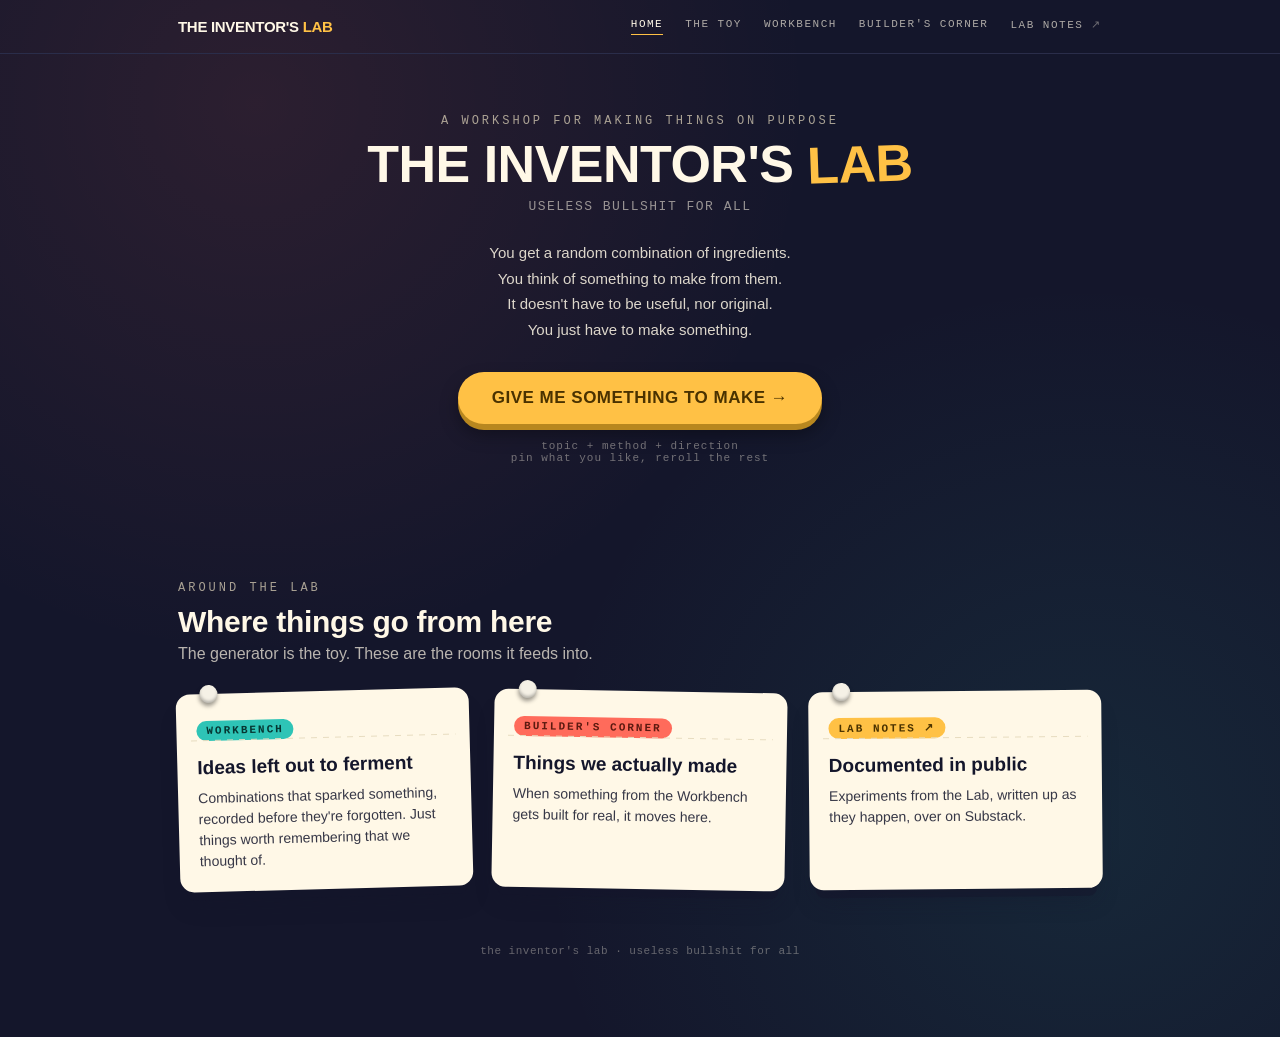
<file: index.html>
<!DOCTYPE html>
<html lang="en">
<head>
<meta charset="UTF-8">
<meta name="viewport" content="width=device-width, initial-scale=1.0">
<title>The Inventor's Lab — Useless Bullshit for All</title>
<meta name="description" content="A playful creative laboratory. Get a random combination of ingredients. Make something from them.">
<link rel="stylesheet" href="assets/css/site.css">
<link rel="icon" type="image/png" href="images/favicon.png">
</head>
<body>

<nav class="labnav">
  <div class="labnav-inner">
    <a class="labnav-mark" href="index.html">THE INVENTOR'S <span>LAB</span></a>
    <div class="labnav-links">
      <a href="index.html" class="current">Home</a>
      <a href="https://inventors-lab.vercel.app/generator.html">The Toy</a>
      <a href="workbench.html">Workbench</a>
      <a href="builders-corner.html">Builder's Corner</a>
      <a href="https://inventorslab.substack.com/" class="ext" target="_blank" rel="noopener">Lab Notes</a>
    </div>
  </div>
</nav>

<div class="wrap">

  <section class="hero">
    <p class="eyebrow">a workshop for making things on purpose</p>
    <h1 class="lab-title">THE INVENTOR'S <span>LAB</span></h1>
    <p class="tagline">Useless Bullshit for All</p>

    <p class="hero-copy">
      You get a random combination of ingredients.<br>
      You think of something to make from them.<br>
      It doesn't have to be useful, nor original.<br>
      You just have to make something.
    </p>

    <div class="hero-actions">
      <a class="btn-primary" href="generator.html">Give Me Something To Make →</a>
      <p class="hero-note">topic + method + direction <br> pin what you like, reroll the rest</p>
    </div>
  </section>

  <section>
    <p class="eyebrow">around the lab</p>
    <h2 class="section-title">Where things go from here</h2>
    <p class="section-sub">The generator is the toy. These are the rooms it feeds into.</p>

    <div class="board">
      <a class="ticket" href="workbench.html">
        <div class="pin"></div>
        <span class="ticket-label method">Workbench</span>
        <h3 class="ticket-title">Ideas left out to ferment</h3>
        <p class="ticket-body">Combinations that sparked something, recorded before they're forgotten. Just things worth remembering that we thought of.</p>
      </a>

      <a class="ticket" href="builders-corner.html">
        <div class="pin"></div>
        <span class="ticket-label topic">Builder's Corner</span>
        <h3 class="ticket-title">Things we actually made</h3>
        <p class="ticket-body">When something from the Workbench gets built for real, it moves here.</p>
      </a>

      <a class="ticket" href="https://inventorslab.substack.com/" target="_blank" rel="noopener">
        <div class="pin"></div>
        <span class="ticket-label direction">Lab Notes ↗</span>
        <h3 class="ticket-title">Documented in public</h3>
        <p class="ticket-body">Experiments from the Lab, written up as they happen, over on Substack.</p>
      </a>
    </div>
  </section>

  <footer class="labfoot">the inventor's lab &middot; useless bullshit for all</footer>

</div>

</body>
</html>
</file>
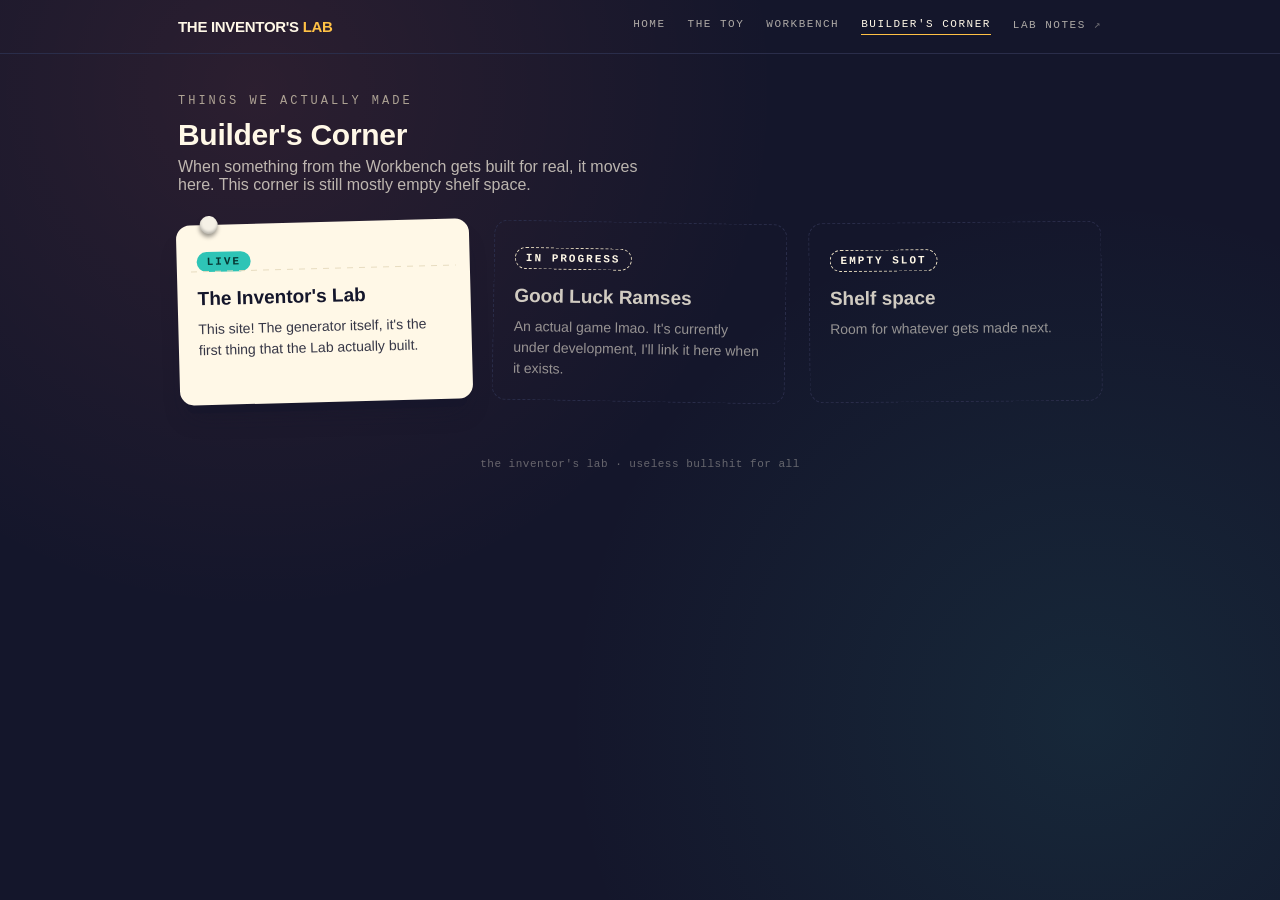
<file: builders-corner.html>
<!DOCTYPE html>
<html lang="en">
<head>
<meta charset="UTF-8">
<meta name="viewport" content="width=device-width, initial-scale=1.0">
<title>Builder's Corner — The Inventor's Lab</title>
<link rel="stylesheet" href="assets/css/site.css">
<link rel="icon" type="image/png" href="images/favicon.png">
</head>
<body>

<nav class="labnav">
  <div class="labnav-inner">
    <a class="labnav-mark" href="index.html">THE INVENTOR'S <span>LAB</span></a>
    <div class="labnav-links">
      <a href="index.html">Home</a>
      <a href="https://inventors-lab.vercel.app/generator.html">The Toy</a>
      <a href="workbench.html">Workbench</a>
      <a href="builders-corner.html" class="current">Builder's Corner</a>
      <a href="https://inventorslab.substack.com/" class="ext" target="_blank" rel="noopener">Lab Notes</a>
    </div>
  </div>
</nav>

<div class="wrap">

  <section>
    <p class="eyebrow">things we actually made</p>
    <h2 class="section-title">Builder's Corner</h2>
    <p class="section-sub">When something from the Workbench gets built for real, it moves here. This corner is still mostly empty shelf space.</p>

    <div class="board">
      <div class="ticket">
        <div class="pin"></div>
        <span class="ticket-label method">Live</span>
        <h3 class="ticket-title">The Inventor's Lab</h3>
        <p class="ticket-body">This site! The generator itself, it's the first thing that the Lab actually built.</p>
      </div>

      <div class="ticket placeholder">
        <span class="ticket-label" style="background:transparent;border:1px dashed var(--paper-line);color:var(--paper);">In progress</span>
        <h3 class="ticket-title">Good Luck Ramses</h3>
        <p class="ticket-body">An actual game lmao. It's currently under development, I'll link it here when it exists.</p>
      </div>

      <div class="ticket placeholder">
        <span class="ticket-label" style="background:transparent;border:1px dashed var(--paper-line);color:var(--paper);">Empty slot</span>
        <h3 class="ticket-title">Shelf space</h3>
        <p class="ticket-body">Room for whatever gets made next.</p>
      </div>
    </div>
  </section>

  <footer class="labfoot">the inventor's lab &middot; useless bullshit for all</footer>

</div>

</body>
</html>
</file>
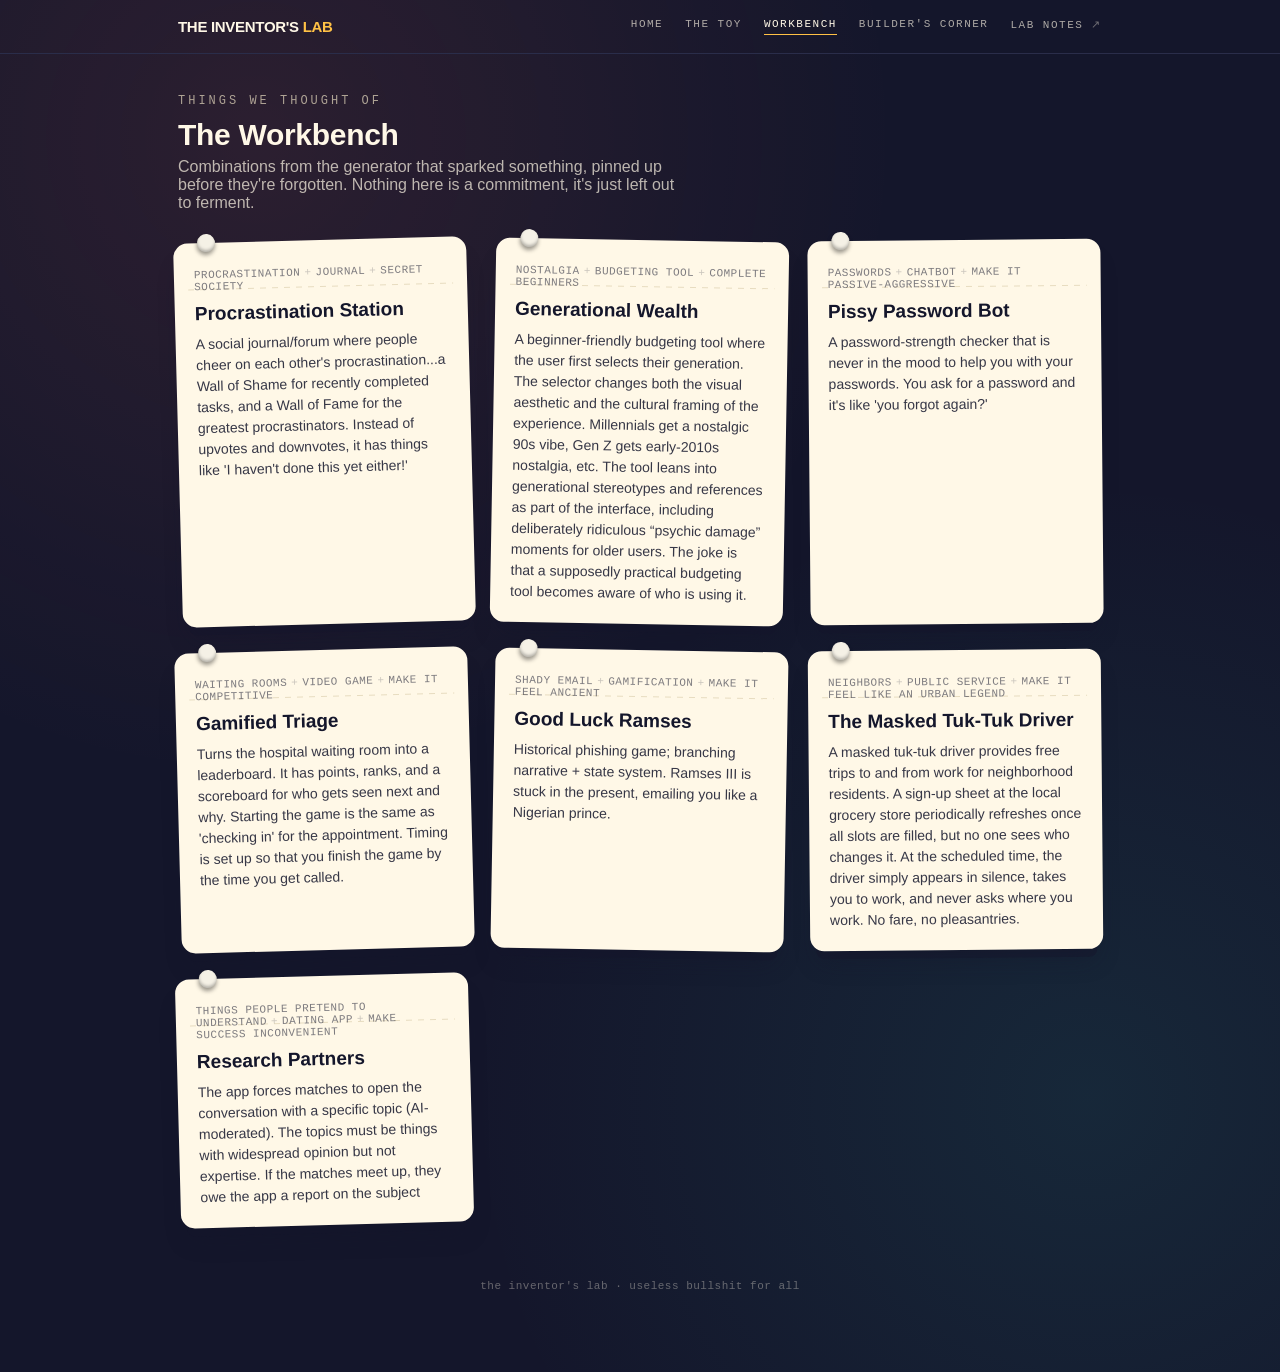
<file: workbench.html>
<!DOCTYPE html>
<html lang="en">
<head>
<meta charset="UTF-8">
<meta name="viewport" content="width=device-width, initial-scale=1.0">
<title>Workbench — The Inventor's Lab</title>
<link rel="stylesheet" href="assets/css/site.css">
<link rel="icon" type="image/png" href="images/favicon.png">
</head>
<body>

<nav class="labnav">
  <div class="labnav-inner">
    <a class="labnav-mark" href="index.html">THE INVENTOR'S <span>LAB</span></a>
    <div class="labnav-links">
      <a href="index.html">Home</a>
      <a href="https://inventors-lab.vercel.app/generator.html">The Toy</a>
      <a href="workbench.html" class="current">Workbench</a>
      <a href="builders-corner.html">Builder's Corner</a>
      <a href="https://inventorslab.substack.com/" class="ext" target="_blank" rel="noopener">Lab Notes</a>
    </div>
  </div>
</nav>

<div class="wrap">

  <section>
    <p class="eyebrow">things we thought of</p>
    <h2 class="section-title">The Workbench</h2>
    <p class="section-sub">Combinations from the generator that sparked something, pinned up before they're forgotten. Nothing here is a commitment, it's just left out to ferment.</p>

    <div class="board" id="workbench-board"><!-- filled by JS --></div>
  </section>

  <footer class="labfoot">the inventor's lab &middot; useless bullshit for all</footer>

</div>

<script src="assets/data/workbench.js"></script>
<script>
(function(){
  const board = document.getElementById('workbench-board');
  if (!WORKBENCH || WORKBENCH.length === 0){
    board.innerHTML = '<p style="opacity:0.5;font-family:var(--font-mono);font-size:13px;">Nothing pinned up yet.</p>';
    return;
  }
  board.innerHTML = WORKBENCH.map(item => `
    <div class="ticket">
      <div class="pin"></div>
      <p class="ticket-combo">${item.topic}<span class="sep">+</span>${item.method}<span class="sep">+</span>${item.direction}</p>
      <h3 class="ticket-title">${item.sparked}</h3>
      <p class="ticket-body">${item.details}</p>
    </div>
  `).join('');
})();
</script>

</body>
</html>
</file>
<file: assets/css/site.css>
/* ============================================================
   THE INVENTOR'S LAB — shared tokens & components
   Same visual language as the generator page (give-me-something-to-make.html)
   ============================================================ */
:root{
  --ink: #14162B;
  --ink-soft: #2A2D4A;
  --paper: #FFF8E7;
  --paper-line: #E7DCC0;
  --topic: #FF6B5B;
  --topic-ink: #5C1A10;
  --method: #2EC4B6;
  --method-ink: #063632;
  --direction: #FFC145;
  --direction-ink: #4A3200;
  --pin: #F5F1E6;
  --shadow: rgba(20,22,43,0.45);
  --radius: 14px;
  --font-display: "Arial Black", "Helvetica Neue", Arial, sans-serif;
  --font-body: -apple-system, BlinkMacSystemFont, "Segoe UI", Roboto, sans-serif;
  --font-mono: "Courier New", Courier, monospace;
}

*{ box-sizing: border-box; }

html, body{
  margin:0; padding:0;
  background: var(--ink);
  color: var(--paper);
  font-family: var(--font-body);
  min-height: 100vh;
}

body{
  background-image:
    radial-gradient(circle at 20% 10%, rgba(255,107,91,0.10), transparent 40%),
    radial-gradient(circle at 85% 80%, rgba(46,196,182,0.10), transparent 40%);
}

a{ color: inherit; }

.wrap{
  max-width: 960px;
  margin: 0 auto;
  padding: 0 18px 80px;
}

/* ============================================================
   NAV — a strip, not a header. Reads like a label on the bench.
   ============================================================ */
.labnav{
  border-bottom: 1px solid var(--ink-soft);
  margin-bottom: 40px;
}
.labnav-inner{
  max-width: 960px;
  margin: 0 auto;
  padding: 18px 18px;
  display:flex;
  align-items:center;
  justify-content: space-between;
  flex-wrap: wrap;
  gap: 12px;
}
.labnav-mark{
  font-family: var(--font-display);
  font-weight: 900;
  font-size: 15px;
  letter-spacing: -0.3px;
  text-decoration: none;
  white-space: nowrap;
}
.labnav-mark span{ color: var(--direction); }
.labnav-links{
  display:flex;
  gap: 22px;
  flex-wrap: wrap;
  font-family: var(--font-mono);
  font-size: 11px;
  letter-spacing: 1.5px;
  text-transform: uppercase;
}
.labnav-links a{
  text-decoration:none;
  color: var(--paper);
  opacity: 0.65;
  padding-bottom: 3px;
  border-bottom: 1px solid transparent;
  transition: opacity 0.12s ease, border-color 0.12s ease;
}
.labnav-links a:hover{ opacity: 1; }
.labnav-links a.current{
  opacity: 1;
  border-bottom-color: var(--direction);
}
.labnav-links a.ext::after{ content: " ↗"; opacity: 0.6; }

/* ============================================================
   TYPE
   ============================================================ */
.eyebrow{
  font-family: var(--font-mono);
  font-size: 12px;
  letter-spacing: 3px;
  text-transform: uppercase;
  color: var(--paper-line);
  opacity: 0.7;
  margin: 0 0 10px;
}
h1.lab-title{
  font-family: var(--font-display);
  font-weight: 900;
  font-size: clamp(30px, 6vw, 52px);
  letter-spacing: -0.5px;
  margin: 0 0 8px;
  line-height: 1.02;
}
h1.lab-title span{
  display:inline-block;
  transform: rotate(-2deg);
  color: var(--direction);
}
.tagline{
  font-family: var(--font-mono);
  font-size: 13px;
  letter-spacing: 1.5px;
  text-transform: uppercase;
  opacity: 0.55;
  margin: 0 0 26px;
}
h2.section-title{
  font-family: var(--font-display);
  font-weight: 900;
  font-size: clamp(22px, 4vw, 30px);
  letter-spacing: -0.3px;
  margin: 0 0 6px;
}
.section-sub{
  font-family: var(--font-body);
  opacity: 0.7;
  margin: 0 0 28px;
  max-width: 56ch;
}

/* ============================================================
   BUTTONS
   ============================================================ */
.btn-primary{
  display:inline-block;
  font-family: var(--font-display);
  font-weight: 900;
  font-size: 17px;
  text-transform: uppercase;
  letter-spacing: 0.5px;
  background: var(--direction);
  color: var(--direction-ink);
  border: none;
  padding: 16px 34px;
  border-radius: 999px;
  cursor: pointer;
  text-decoration:none;
  box-shadow: 0 6px 0 #b8871f, 0 10px 18px rgba(0,0,0,0.35);
  transition: transform 0.1s ease, box-shadow 0.1s ease;
}
.btn-primary:hover{ transform: translateY(-2px); }
.btn-primary:active{ transform: translateY(2px); box-shadow: 0 3px 0 #b8871f; }

.btn-secondary{
  display:inline-block;
  font-family: var(--font-mono);
  font-size: 12px;
  letter-spacing: 1.5px;
  text-transform: uppercase;
  background: transparent;
  color: var(--paper);
  border: 1px solid var(--ink-soft);
  padding: 10px 18px;
  border-radius: 999px;
  cursor: pointer;
  text-decoration: none;
}
.btn-secondary:hover{ background: var(--ink-soft); }

/* ============================================================
   TICKET CARD — the signature element.
   Same grammar as the generator's card: pinned, tilted, torn edge.
   Reused everywhere: an idea, a build, a section of the Lab.
   ============================================================ */
.ticket{
  position: relative;
  background: var(--paper);
  color: var(--ink);
  border-radius: var(--radius);
  padding: 26px 20px 20px;
  box-shadow: 0 14px 0 -6px var(--shadow), 0 18px 24px -10px var(--shadow);
  transform: rotate(var(--tilt, 0deg));
  transition: transform 0.15s ease;
  text-decoration: none;
  display:block;
}
.ticket:hover{ transform: rotate(var(--tilt, 0deg)) translateY(-3px); }
.ticket::before{
  content: "";
  position:absolute;
  top: 46px; left: 14px; right: 14px;
  height: 1px;
  background-image: repeating-linear-gradient(to right, var(--paper-line) 0 6px, transparent 6px 12px);
}
.ticket .pin{
  position:absolute;
  top: -9px; left: 24px;
  transform: rotate(8deg);
  width: 18px; height: 18px;
  border-radius: 50%;
  background: var(--pin);
  box-shadow: inset 0 -2px 3px rgba(0,0,0,0.25), 0 3px 4px rgba(0,0,0,0.4);
}
.ticket-label{
  display:inline-block;
  font-family: var(--font-mono);
  font-size: 11px;
  letter-spacing: 2px;
  text-transform: uppercase;
  padding: 4px 10px;
  border-radius: 999px;
  margin-bottom: 16px;
  font-weight: 700;
}
.ticket-label.topic{ background: var(--topic); color: var(--topic-ink); }
.ticket-label.method{ background: var(--method); color: var(--method-ink); }
.ticket-label.direction{ background: var(--direction); color: var(--direction-ink); }

.ticket-title{
  font-family: var(--font-display);
  font-weight: 900;
  font-size: 19px;
  line-height: 1.2;
  margin: 0 0 8px;
}
.ticket-body{
  font-size: 14px;
  line-height: 1.5;
  opacity: 0.85;
  margin: 0;
}
.ticket-combo{
  font-family: var(--font-mono);
  font-size: 11px;
  letter-spacing: 0.5px;
  opacity: 0.55;
  margin: 0 0 10px;
  text-transform: uppercase;
}
.ticket-combo .sep{ opacity: 0.4; padding: 0 4px; }

.board{
  display: grid;
  grid-template-columns: repeat(auto-fill, minmax(240px, 1fr));
  gap: 26px 22px;
  margin-bottom: 10px;
}
.board .ticket:nth-child(3n+1){ --tilt: -1.5deg; }
.board .ticket:nth-child(3n+2){ --tilt: 1deg; }
.board .ticket:nth-child(3n)  { --tilt: -0.5deg; }

/* placeholder / coming-soon state */
.ticket.placeholder{
  background: transparent;
  border: 1.5px dashed var(--ink-soft);
  color: var(--paper);
  box-shadow: none;
}
.ticket.placeholder::before{ display:none; }
.ticket.placeholder .pin{ display:none; }
.ticket.placeholder .ticket-title{ color: var(--paper); opacity: 0.8; }
.ticket.placeholder .ticket-body{ color: var(--paper); opacity: 0.55; }

/* ============================================================
   HOMEPAGE HERO
   ============================================================ */
.hero{
  padding: 20px 0 50px;
  text-align: center;
}
.hero .eyebrow{ }
.hero-copy{
  max-width: 46ch;
  margin: 0 auto 30px;
  font-size: 15px;
  line-height: 1.7;
  opacity: 0.85;
}
.hero-copy strong{ color: var(--direction); font-weight: 700; }

.hero-actions{
  display:flex;
  flex-direction:column;
  align-items:center;
  gap: 10px;
}
.hero-note{
  font-family: var(--font-mono);
  font-size: 11px;
  letter-spacing: 1px;
  opacity: 0.4;
  margin-top: 6px;
}

section{ margin-bottom: 56px; }

footer.labfoot{
  text-align:center;
  font-size: 11px;
  opacity: 0.35;
  font-family: var(--font-mono);
  margin-top: 40px;
  letter-spacing: 0.5px;
}

@media (max-width: 560px){
  .labnav-inner{ flex-direction: column; align-items:flex-start; }
}
</file>
